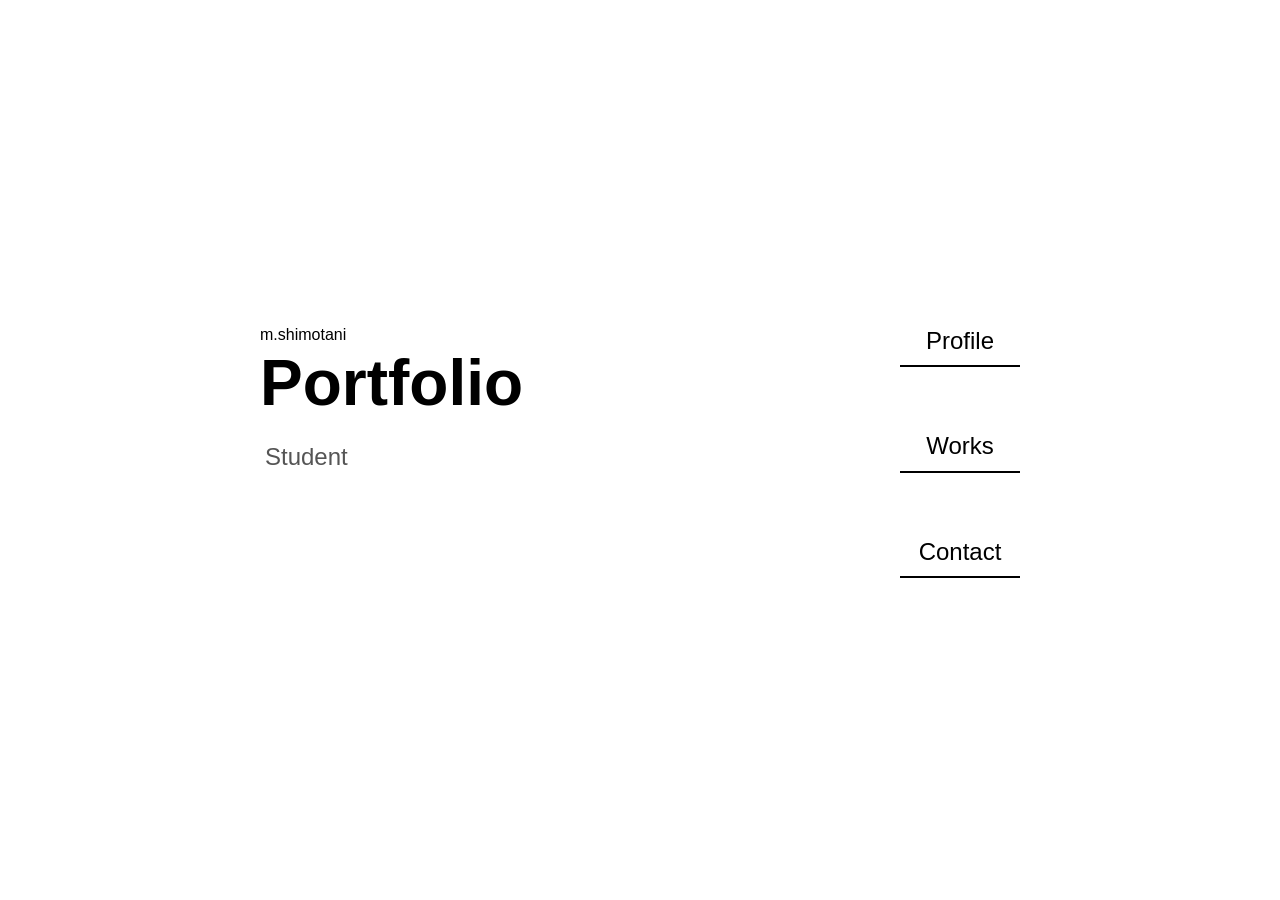
<file: index.html>
<!DOCTYPE html>
<html lang="ja">
<head>
    <meta charset="UTF-8">
    <meta name="viewport" content="width=device-width, initial-scale=1.0">
    <title>Portfolio | m.shimotani</title>
    <link rel="stylesheet" href="css/style.css">
    <!-- Google Fonts for fallback or if user installs generic sans -->
    <link rel="preconnect" href="https://fonts.googleapis.com">
    <link rel="preconnect" href="https://fonts.gstatic.com" crossorigin>
    <link href="https://fonts.googleapis.com/css2?family=Noto+Sans+JP:wght@400;500;700&display=swap" rel="stylesheet">
    <link rel="icon" href="image/favicon.ico">
</head>
<body class="index-body">
    <div class="index-container">
        <main class="index-main">
            <p class="site-m.shimotani">m.shimotani</p>
            <h1 class="site-title">Portfolio</h1>
            <p class="site-role">Student</p>
        </main>
        
        <nav class="index-nav">
            <ul>
                <li><a href="profile.html">Profile</a></li>
                <li><a href="works.html">Works</a></li>
                <li><a href="contact.html">Contact</a></li>
            </ul>
        </nav>
    </div>
</body>
</html>
</file>
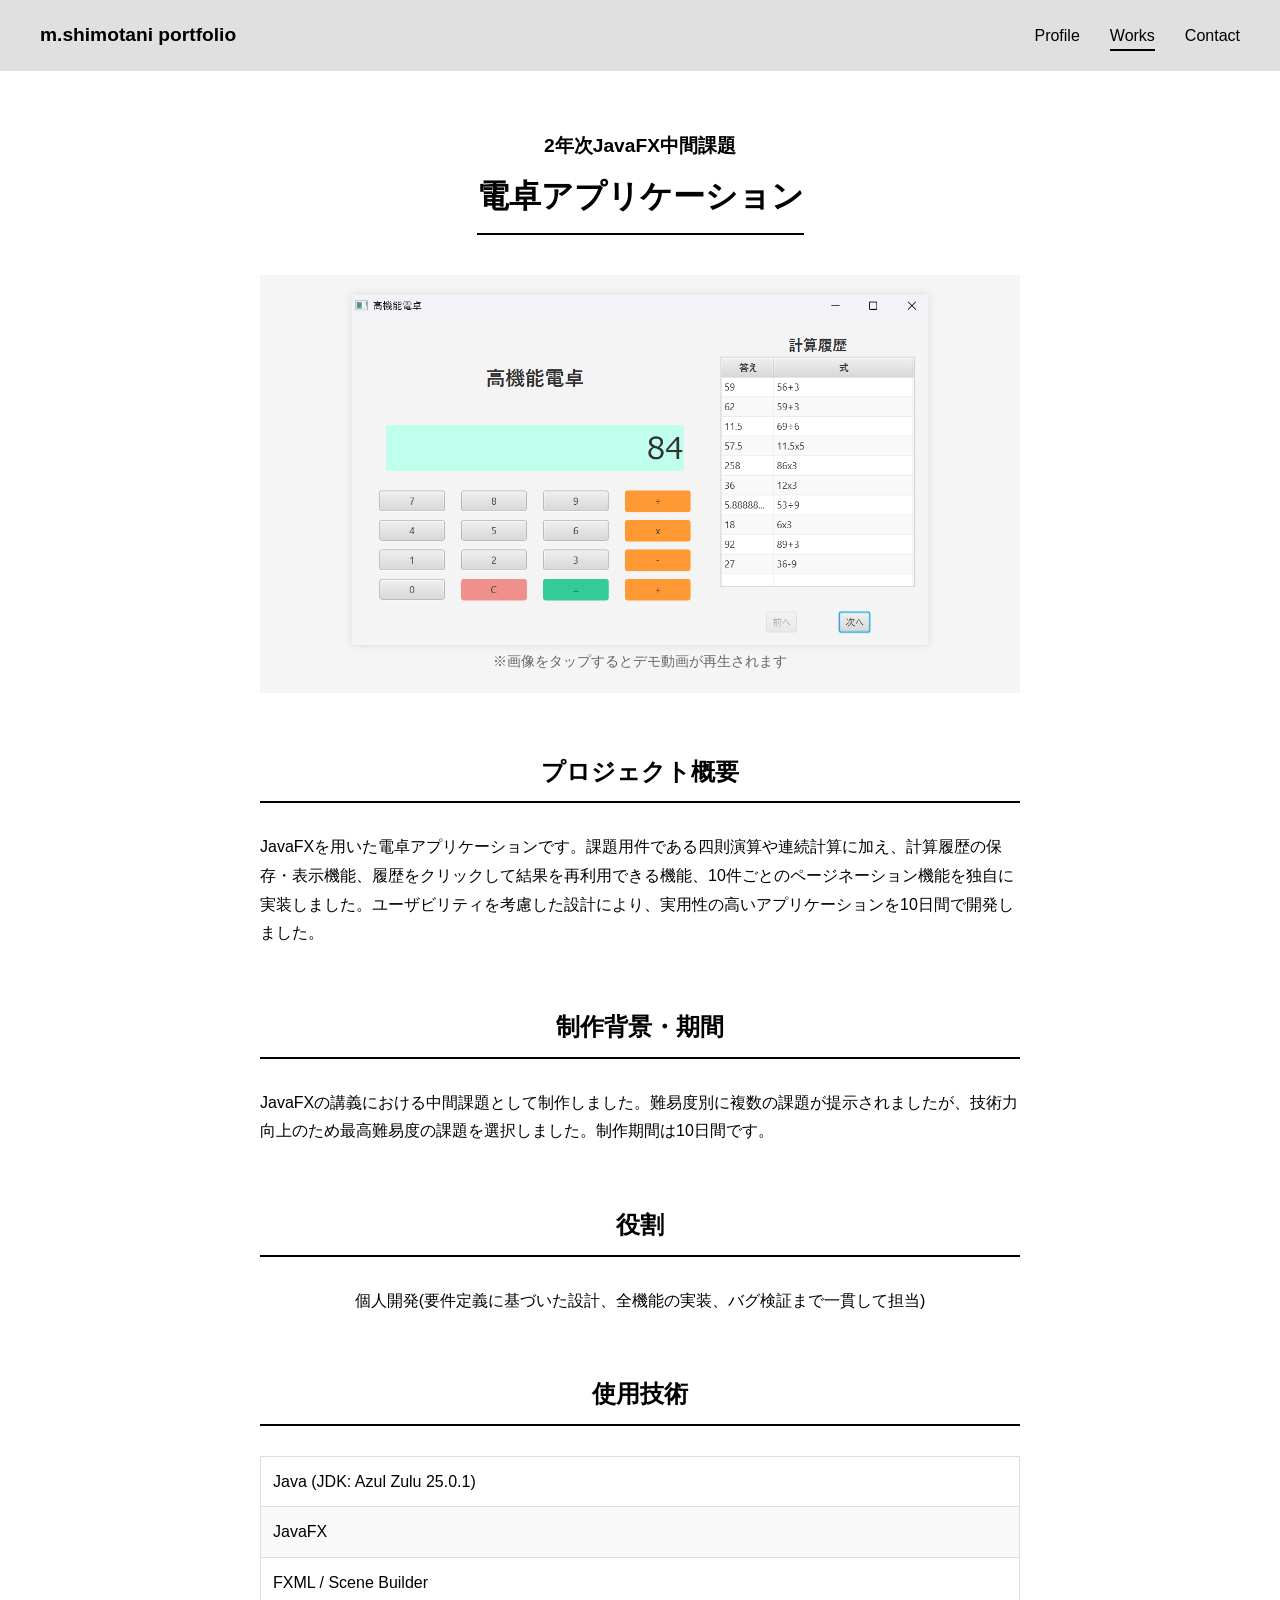
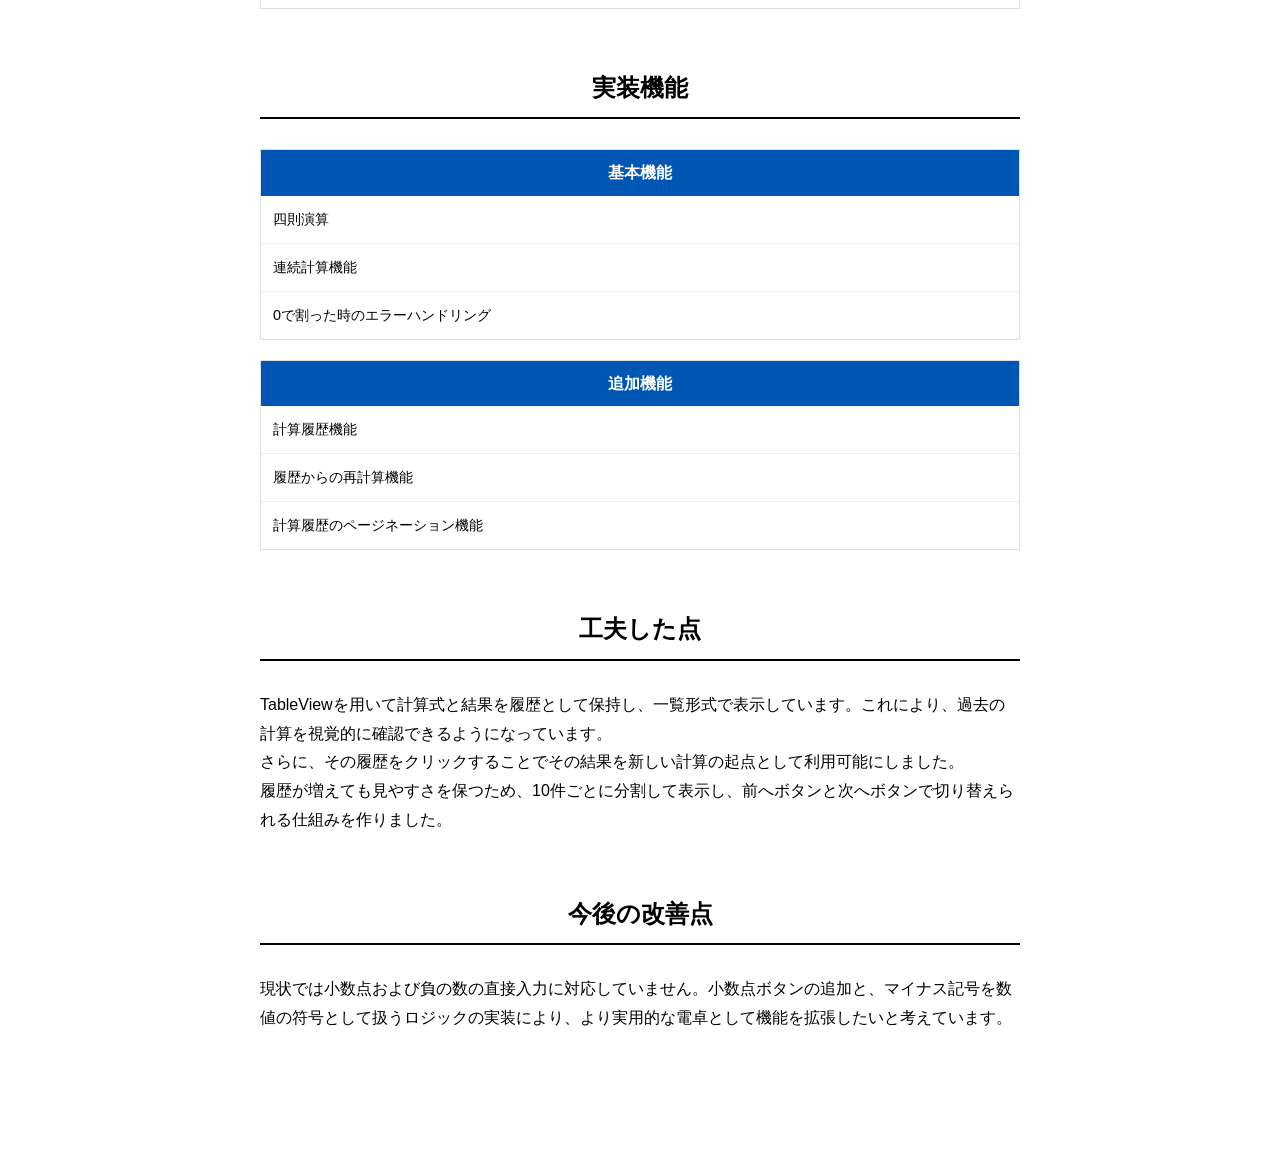
<file: calc.html>
<!DOCTYPE html>
<html lang="ja">
<head>
    <meta charset="UTF-8">
    <meta name="viewport" content="width=device-width, initial-scale=1.0">
    <title>電卓アプリケーション | Works</title>
    <link rel="stylesheet" href="css/style.css">
    <link rel="preconnect" href="https://fonts.googleapis.com">
    <link rel="preconnect" href="https://fonts.gstatic.com" crossorigin>
    <link href="https://fonts.googleapis.com/css2?family=Noto+Sans+JP:wght@400;500;700&display=swap" rel="stylesheet">
    <link rel="icon" href="image/favicon.ico">
</head>
<body>
    <header class="header">
        <div class="header-logo"><a href="index.html">m.shimotani portfolio</a></div>
        <nav class="header-nav">
            <ul>
                <li><a href="profile.html">Profile</a></li>
                <li><a href="works.html" class="active">Works</a></li>
                <li><a href="contact.html">Contact</a></li>
            </ul>
        </nav>
    </header>

    <div class="page-container">
        
        <div class="detail-title-group">
            <p class="detail-subtitle">2年次JavaFX中間課題</p>
            <h1 class="detail-main-title">電卓アプリケーション</h1>
        </div>

        <div class="detail-image-container">
            <img src="image/calc.png" alt="Calculator App Screen" class="clickable-image" onclick="openModal()">
            <p style="font-size: 0.9rem; color: #666; margin-top: 5px;">※画像をタップするとデモ動画が再生されます</p>
        </div>

        <!-- Project Overview -->
        <section class="detail-section">
            <h2 class="detail-section-title">プロジェクト概要</h2>
            <div class="detail-text">
                <p>JavaFXを用いた電卓アプリケーションです。課題用件である四則演算や連続計算に加え、計算履歴の保存・表示機能、履歴をクリックして結果を再利用できる機能、10件ごとのページネーション機能を独自に実装しました。ユーザビリティを考慮した設計により、実用性の高いアプリケーションを10日間で開発しました。</p>
            </div>
        </section>

        <!-- Background -->
        <section class="detail-section">
            <h2 class="detail-section-title">制作背景・期間</h2>
            <div class="detail-text">
                <p>JavaFXの講義における中間課題として制作しました。難易度別に複数の課題が提示されましたが、技術力向上のため最高難易度の課題を選択しました。制作期間は10日間です。</p>
            </div>
        </section>

        <!-- Role -->
        <section class="detail-section">
            <h2 class="detail-section-title">役割</h2>
            <div class="detail-text">
                <p style="text-align: center;">個人開発(要件定義に基づいた設計、全機能の実装、バグ検証まで一貫して担当)</p>
            </div>
        </section>

        <!-- Tech Stack -->
        <section class="detail-section">
            <h2 class="detail-section-title">使用技術</h2>
            <table class="tech-table">
                <tr>
                    <td>Java (JDK: Azul Zulu 25.0.1)</td>
                </tr>
                <tr>
                    <td>JavaFX</td>
                </tr>
                <tr>
                    <td>FXML / Scene Builder</td>
                </tr>
            </table>
        </section>

        <!-- Features -->
        <section class="detail-section">
            <h2 class="detail-section-title">実装機能</h2>
            
            <div class="feature-block">
                <div class="feature-header">基本機能</div>
                <div class="feature-list">
                    <div class="feature-list-item">四則演算</div>
                    <div class="feature-list-item">連続計算機能</div>
                    <div class="feature-list-item">0で割った時のエラーハンドリング</div>
                </div>
            </div>

            <div class="feature-block">
                <div class="feature-header">追加機能</div>
                <div class="feature-list">
                    <div class="feature-list-item">計算履歴機能</div>
                    <div class="feature-list-item">履歴からの再計算機能</div>
                    <div class="feature-list-item">計算履歴のページネーション機能</div>
                </div>
            </div>
        </section>

        <!-- Points -->
        <section class="detail-section">
            <h2 class="detail-section-title">工夫した点</h2>
            <div class="detail-text">
                <p>TableViewを用いて計算式と結果を履歴として保持し、一覧形式で表示しています。これにより、過去の計算を視覚的に確認できるようになっています。<br>さらに、その履歴をクリックすることでその結果を新しい計算の起点として利用可能にしました。<br>履歴が増えても見やすさを保つため、10件ごとに分割して表示し、前へボタンと次へボタンで切り替えられる仕組みを作りました。</p>
            </div>
        </section>
        
        <!-- Future Improvements -->
         <section class="detail-section">
            <h2 class="detail-section-title">今後の改善点</h2>
            <div class="detail-text">
                <p>現状では小数点および負の数の直接入力に対応していません。小数点ボタンの追加と、マイナス記号を数値の符号として扱うロジックの実装により、より実用的な電卓として機能を拡張したいと考えています。</p>
            </div>
        </section>

        <!-- Video Modal -->
        <div id="videoModal" class="video-modal" onclick="closeModal()">
            <span class="close-btn" onclick="closeModal()">&times;</span>
            <video class="video-content" id="demoVideo" controls onclick="event.stopPropagation()">
                <source src="image/calc.mp4" type="video/mp4">
                お使いのブラウザは動画タグに対応していません。
            </video>
        </div>

        <script>
            function openModal() {
                const modal = document.getElementById('videoModal');
                const video = document.getElementById('demoVideo');
                modal.classList.add('show');
                video.play();
            }

            function closeModal() {
                const modal = document.getElementById('videoModal');
                const video = document.getElementById('demoVideo');
                modal.classList.remove('show');
                video.pause();
                // video.currentTime = 0; // Optional: reset to start
            }
            
            // Close modal with Escape key
            document.addEventListener('keydown', function(event) {
                if (event.key === "Escape") {
                    closeModal();
                }
            });
        </script>

    </div>
</body>
</html>
</file>
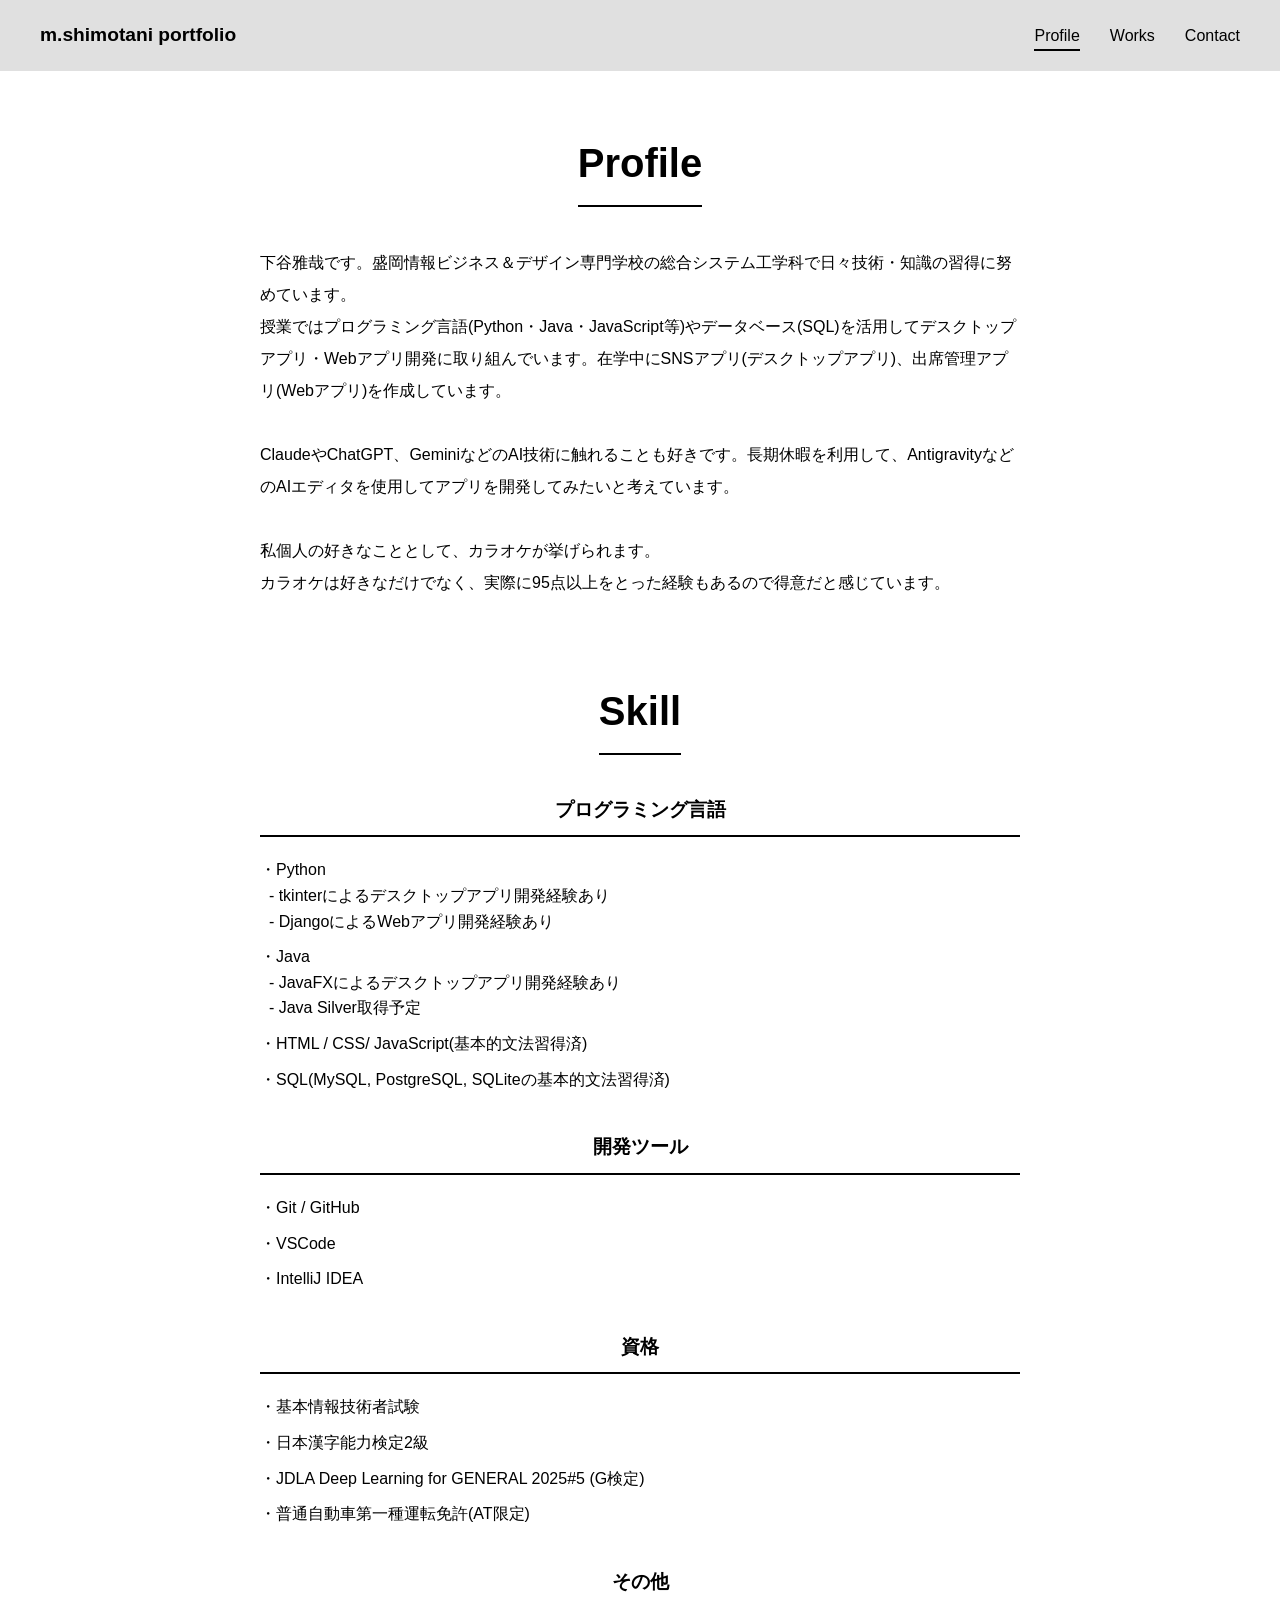
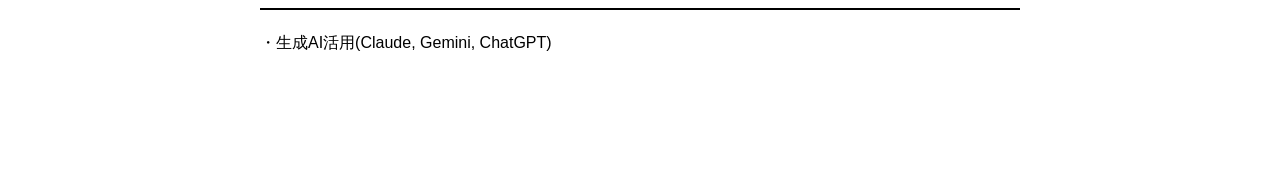
<file: profile.html>
<!DOCTYPE html>
<html lang="ja">
<head>
    <meta charset="UTF-8">
    <meta name="viewport" content="width=device-width, initial-scale=1.0">
    <title>Profile | m.shimotani Portfolio</title>
    <link rel="stylesheet" href="css/style.css">
    <link rel="preconnect" href="https://fonts.googleapis.com">
    <link rel="preconnect" href="https://fonts.gstatic.com" crossorigin>
    <link href="https://fonts.googleapis.com/css2?family=Noto+Sans+JP:wght@400;500;700&display=swap" rel="stylesheet">
    <link rel="icon" href="image/favicon.ico">
</head>
<body>
    <!-- Header -->
    <header class="header">
        <div class="header-logo"><a href="index.html">m.shimotani portfolio</a></div>
        <nav class="header-nav">
            <ul>
                <li><a href="profile.html" class="active">Profile</a></li>
                <li><a href="works.html">Works</a></li>
                <li><a href="contact.html">Contact</a></li>
            </ul>
        </nav>
    </header>

    <div class="page-container">
        <!-- Profile Section -->
        <h1 class="page-title"><span>Profile</span></h1>
        
        <div class="profile-intro">
            <p>下谷雅哉です。盛岡情報ビジネス＆デザイン専門学校の総合システム工学科で日々技術・知識の習得に努めています。</p>
            <p>授業ではプログラミング言語(Python・Java・JavaScript等)やデータベース(SQL)を活用してデスクトップアプリ・Webアプリ開発に取り組んでいます。在学中にSNSアプリ(デスクトップアプリ)、出席管理アプリ(Webアプリ)を作成しています。</p>
            <br>
            <p>ClaudeやChatGPT、GeminiなどのAI技術に触れることも好きです。長期休暇を利用して、AntigravityなどのAIエディタを使用してアプリを開発してみたいと考えています。</p>
            <br>
            <p>私個人の好きなこととして、カラオケが挙げられます。</p>
            <p>カラオケは好きなだけでなく、実際に95点以上をとった経験もあるので得意だと感じています。</p>
        </div>

        <!-- Skill Section -->
        <h1 class="page-title"><span>Skill</span></h1>
        
        <div class="skill-section">
            <div class="skill-category">
                <h3 class="skill-category-title">プログラミング言語</h3>
                <ul class="skill-list">
                    <li>・Python<br>&nbsp;&nbsp;- tkinterによるデスクトップアプリ開発経験あり<br>&nbsp;&nbsp;- DjangoによるWebアプリ開発経験あり</li>
                    <li>・Java<br>&nbsp;&nbsp;- JavaFXによるデスクトップアプリ開発経験あり<br>&nbsp;&nbsp;- Java Silver取得予定</li>
                    <li>・HTML / CSS/ JavaScript(基本的文法習得済)</li>
                    <li>・SQL(MySQL, PostgreSQL, SQLiteの基本的文法習得済)</li>
                </ul>
            </div>

            <div class="skill-category">
                <h3 class="skill-category-title">開発ツール</h3>
                <ul class="skill-list">
                    <li>・Git / GitHub</li>
                    <li>・VSCode</li>
                    <li>・IntelliJ IDEA</li>
                </ul>
            </div>

            <div class="skill-category">
                <h3 class="skill-category-title">資格</h3>
                <ul class="skill-list">
                    <li>・基本情報技術者試験</li>
                    <li>・日本漢字能力検定2級</li>
                    <li>・JDLA Deep Learning for GENERAL 2025#5 (G検定)</li>
                    <li>・普通自動車第一種運転免許(AT限定)</li>
                </ul>
            </div>

            <div class="skill-category">
                <h3 class="skill-category-title">その他</h3>
                <ul class="skill-list">
                    <li>・生成AI活用(Claude, Gemini, ChatGPT)</li>
                </ul>
            </div>
        </div>
    </div>
</body>
</html>
</file>
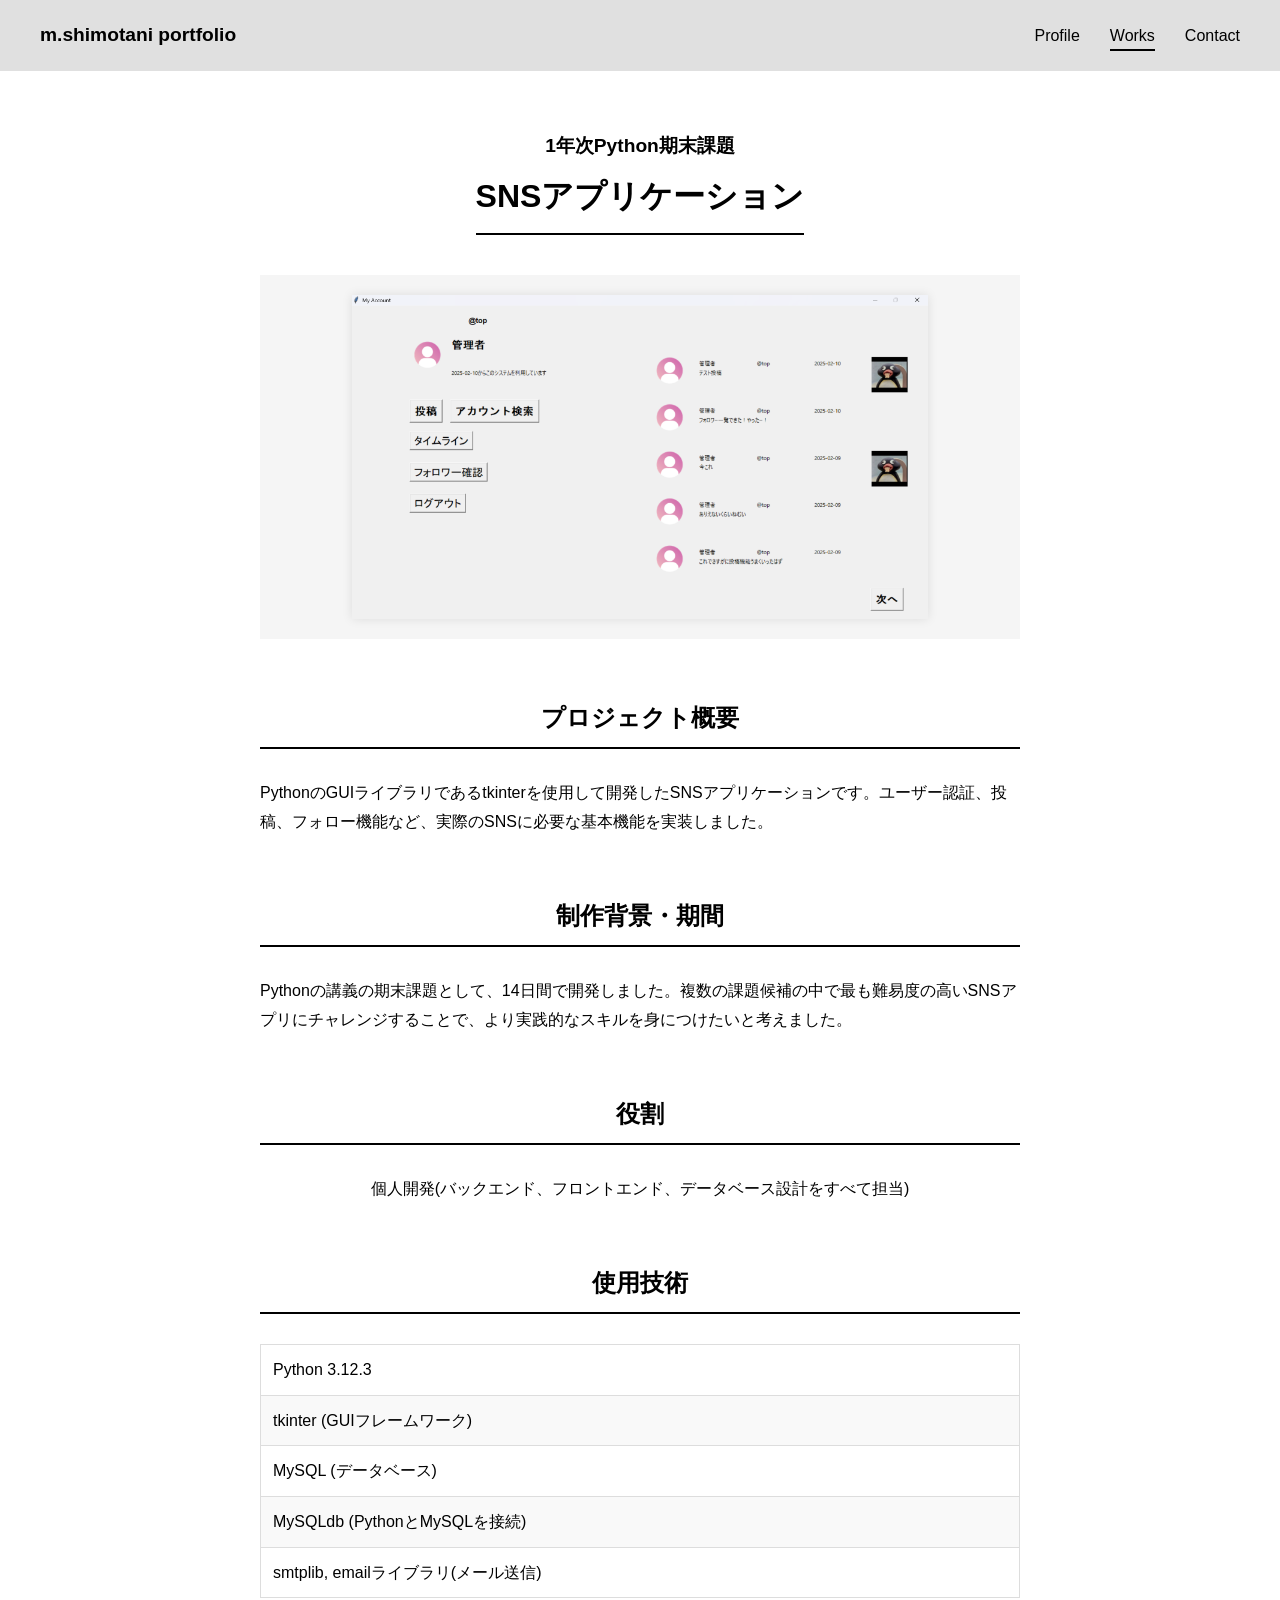
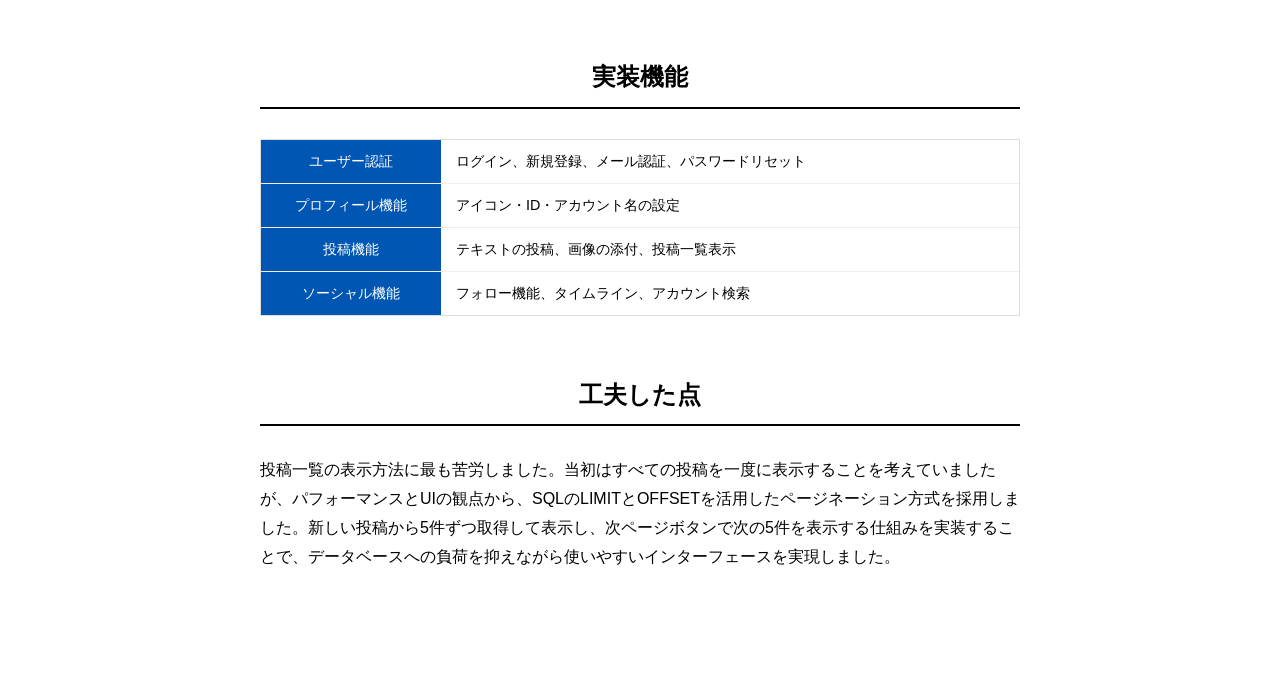
<file: sns.html>
<!DOCTYPE html>
<html lang="ja">
<head>
    <meta charset="UTF-8">
    <meta name="viewport" content="width=device-width, initial-scale=1.0">
    <title>SNSアプリケーション | Works</title>
    <link rel="stylesheet" href="css/style.css">
    <link rel="preconnect" href="https://fonts.googleapis.com">
    <link rel="preconnect" href="https://fonts.gstatic.com" crossorigin>
    <link href="https://fonts.googleapis.com/css2?family=Noto+Sans+JP:wght@400;500;700&display=swap" rel="stylesheet">
    <link rel="icon" href="image/favicon.ico">
</head>
<body>
    <header class="header">
        <div class="header-logo"><a href="index.html">m.shimotani portfolio</a></div>
        <nav class="header-nav">
            <ul>
                <li><a href="profile.html">Profile</a></li>
                <li><a href="works.html" class="active">Works</a></li>
                <li><a href="contact.html">Contact</a></li>
            </ul>
        </nav>
    </header>

    <div class="page-container">
        
        <div class="detail-title-group">
            <p class="detail-subtitle">1年次Python期末課題</p>
            <h1 class="detail-main-title">SNSアプリケーション</h1>
        </div>

        <div class="detail-image-container">
            <img src="image/sns.png" alt="SNS App Screen">
        </div>

        <!-- Project Overview -->
        <section class="detail-section">
            <h2 class="detail-section-title">プロジェクト概要</h2>
            <div class="detail-text">
                <p>PythonのGUIライブラリであるtkinterを使用して開発したSNSアプリケーションです。ユーザー認証、投稿、フォロー機能など、実際のSNSに必要な基本機能を実装しました。</p>
            </div>
        </section>

        <!-- Background -->
        <section class="detail-section">
            <h2 class="detail-section-title">制作背景・期間</h2>
            <div class="detail-text">
                <p>Pythonの講義の期末課題として、14日間で開発しました。複数の課題候補の中で最も難易度の高いSNSアプリにチャレンジすることで、より実践的なスキルを身につけたいと考えました。</p>
            </div>
        </section>

        <!-- Role -->
        <section class="detail-section">
            <h2 class="detail-section-title">役割</h2>
            <div class="detail-text">
                <p style="text-align: center;">個人開発(バックエンド、フロントエンド、データベース設計をすべて担当)</p>
            </div>
        </section>

        <!-- Tech Stack -->
        <section class="detail-section">
            <h2 class="detail-section-title">使用技術</h2>
            <table class="tech-table">
                <tr>
                    <td>Python 3.12.3</td>
                </tr>
                <tr>
                    <td>tkinter (GUIフレームワーク)</td>
                </tr>
                <tr>
                    <td>MySQL (データベース)</td>
                </tr>
                <tr>
                    <td>MySQLdb (PythonとMySQLを接続)</td>
                </tr>
                <tr>
                    <td>smtplib, emailライブラリ(メール送信)</td>
                </tr>
            </table>
        </section>

        <!-- Features -->
        <section class="detail-section">
            <h2 class="detail-section-title">実装機能</h2>
            
            <div class="feature-block">
                <div class="feature-row">
                    <div class="feature-label">ユーザー認証</div>
                    <div class="feature-content">ログイン、新規登録、メール認証、パスワードリセット</div>
                </div>
                <div class="feature-row">
                    <div class="feature-label">プロフィール機能</div>
                    <div class="feature-content">アイコン・ID・アカウント名の設定</div>
                </div>
                <div class="feature-row">
                    <div class="feature-label">投稿機能</div>
                    <div class="feature-content">テキストの投稿、画像の添付、投稿一覧表示</div>
                </div>
                <div class="feature-row">
                    <div class="feature-label">ソーシャル機能</div>
                    <div class="feature-content">フォロー機能、タイムライン、アカウント検索</div>
                </div>
            </div>
        </section>

        <!-- Points -->
        <section class="detail-section">
            <h2 class="detail-section-title">工夫した点</h2>
            <div class="detail-text">
                <p>投稿一覧の表示方法に最も苦労しました。当初はすべての投稿を一度に表示することを考えていましたが、パフォーマンスとUIの観点から、SQLのLIMITとOFFSETを活用したページネーション方式を採用しました。新しい投稿から5件ずつ取得して表示し、次ページボタンで次の5件を表示する仕組みを実装することで、データベースへの負荷を抑えながら使いやすいインターフェースを実現しました。</p>
            </div>
        </section>

    </div>
</body>
</html>
</file>
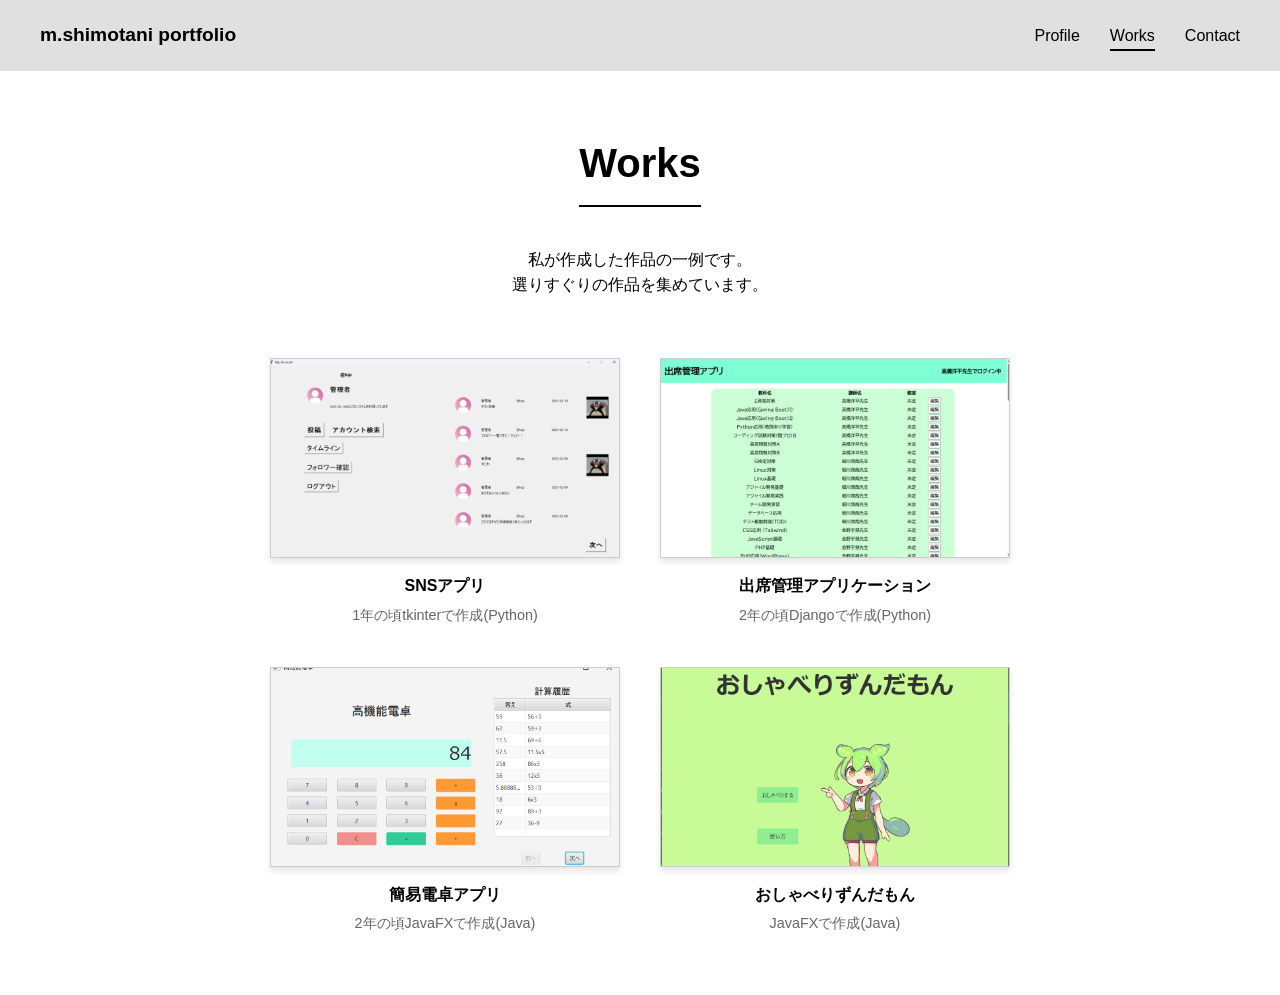
<file: works.html>
<!DOCTYPE html>
<html lang="ja">
<head>
    <meta charset="UTF-8">
    <meta name="viewport" content="width=device-width, initial-scale=1.0">
    <title>Works | m.shimotani Portfolio</title>
    <link rel="stylesheet" href="css/style.css">
    <link rel="preconnect" href="https://fonts.googleapis.com">
    <link rel="preconnect" href="https://fonts.gstatic.com" crossorigin>
    <link href="https://fonts.googleapis.com/css2?family=Noto+Sans+JP:wght@400;500;700&display=swap" rel="stylesheet">
    <link rel="icon" href="image/favicon.ico">
</head>
<body>
    <header class="header">
        <div class="header-logo"><a href="index.html">m.shimotani portfolio</a></div>
        <nav class="header-nav">
            <ul>
                <li><a href="profile.html">Profile</a></li>
                <li><a href="works.html" class="active">Works</a></li>
                <li><a href="contact.html">Contact</a></li>
            </ul>
        </nav>
    </header>

    <div class="page-container">
        <h1 class="page-title"><span>Works</span></h1>
        
        <div class="works-intro">
            <p>私が作成した作品の一例です。</p>
            <p>選りすぐりの作品を集めています。</p>
        </div>

        <div class="works-grid">
            <!-- SNS App -->
            <div class="work-item">
                <a href="sns.html">
                    <img src="image/sns.png" alt="SNSアプリ" class="work-image">
                    <p class="work-title">SNSアプリ</p>
                    <p class="work-desc">1年の頃tkinterで作成(Python)</p>
                </a>
            </div>

            <!-- Attendance App -->
            <div class="work-item">
                <a href="django.html">
                    <img src="image/django.png" alt="出席管理アプリケーション" class="work-image">
                    <p class="work-title">出席管理アプリケーション</p>
                    <p class="work-desc">2年の頃Djangoで作成(Python)</p>
                </a>
            </div>

            <!-- Calculator App -->
            <div class="work-item">
                <a href="calc.html">
                    <img src="image/calc.png" alt="簡易電卓アプリ" class="work-image">
                    <p class="work-title">簡易電卓アプリ</p>
                    <p class="work-desc">2年の頃JavaFXで作成(Java)</p>
                </a>
            </div>

            <div class="work-item">
                <a href="zundamon.html">
                    <img src="image/zundamon.png" alt="おしゃべりずんだもん" class="work-image">
                    <p class="work-title">おしゃべりずんだもん</p>
                    <p class="work-desc">JavaFXで作成(Java)</p>
                </a>
            </div>
        </div>
    </div>
</body>
</html>
</file>
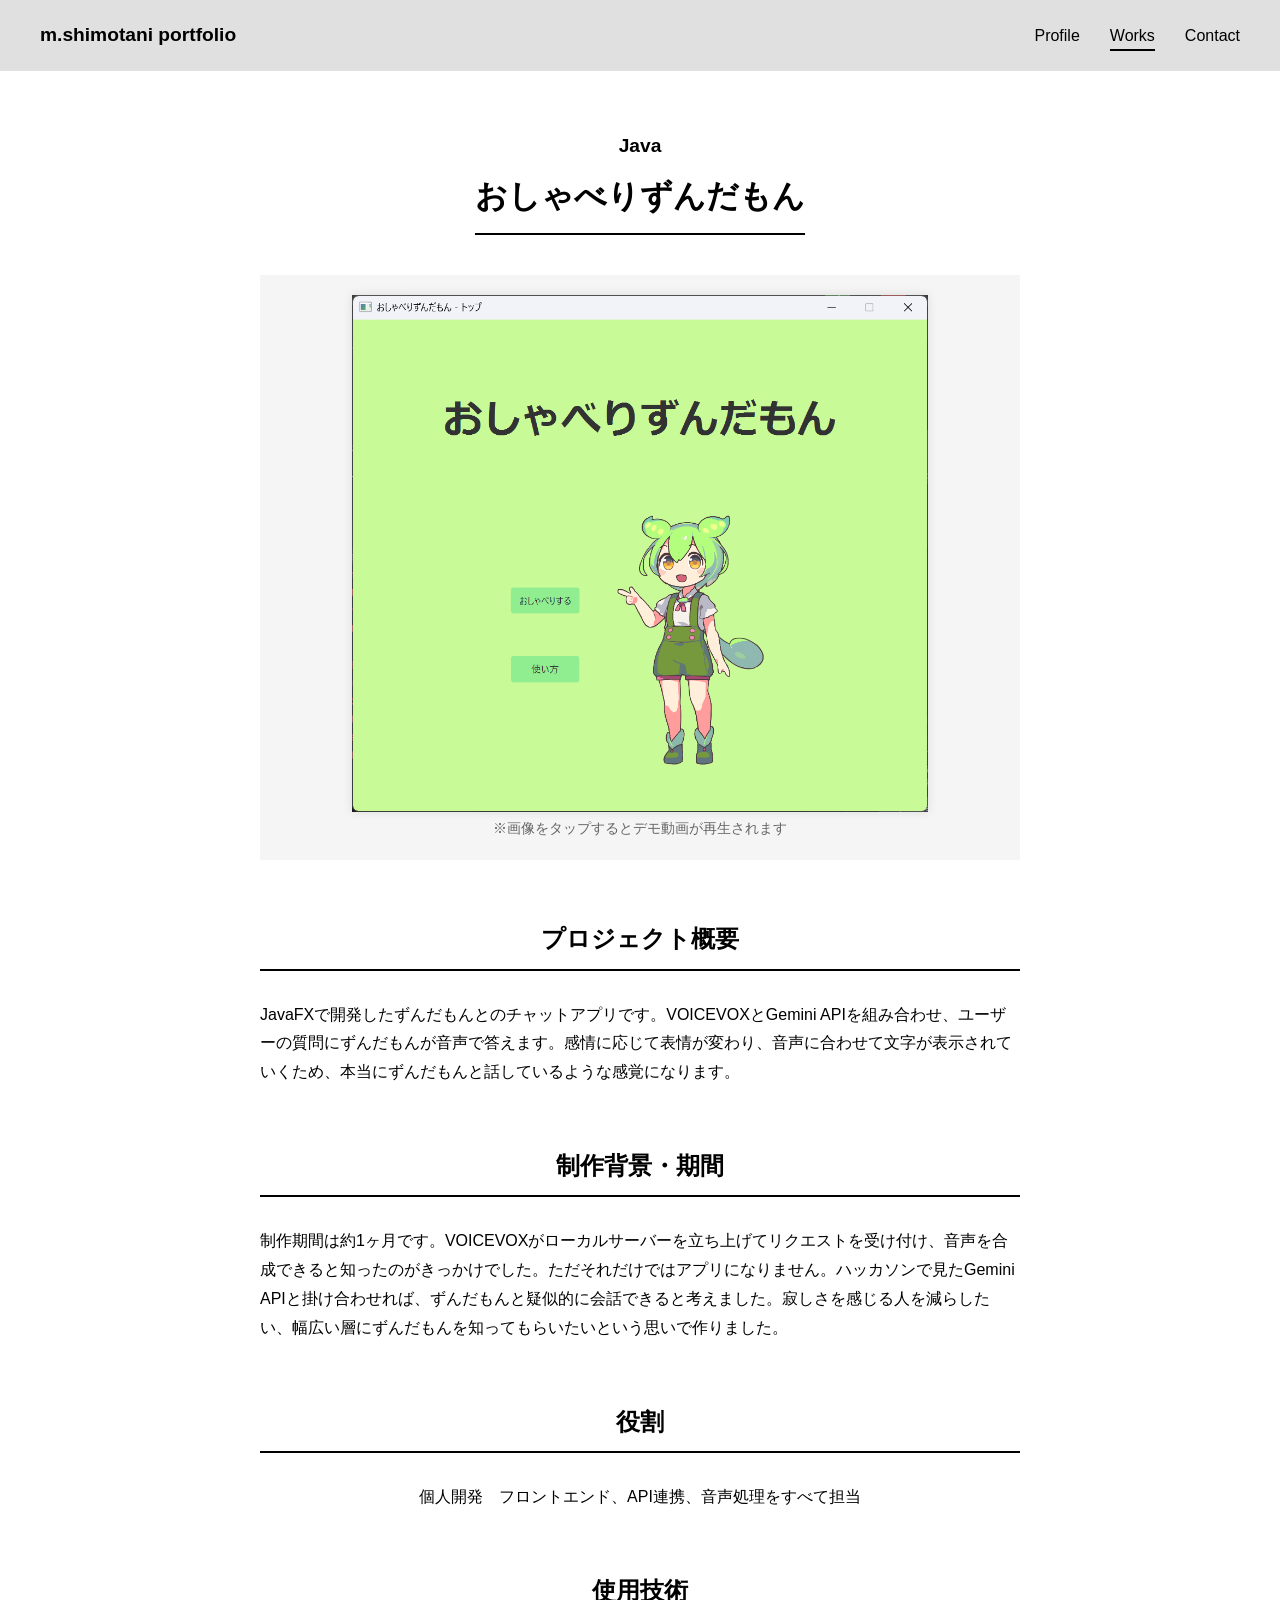
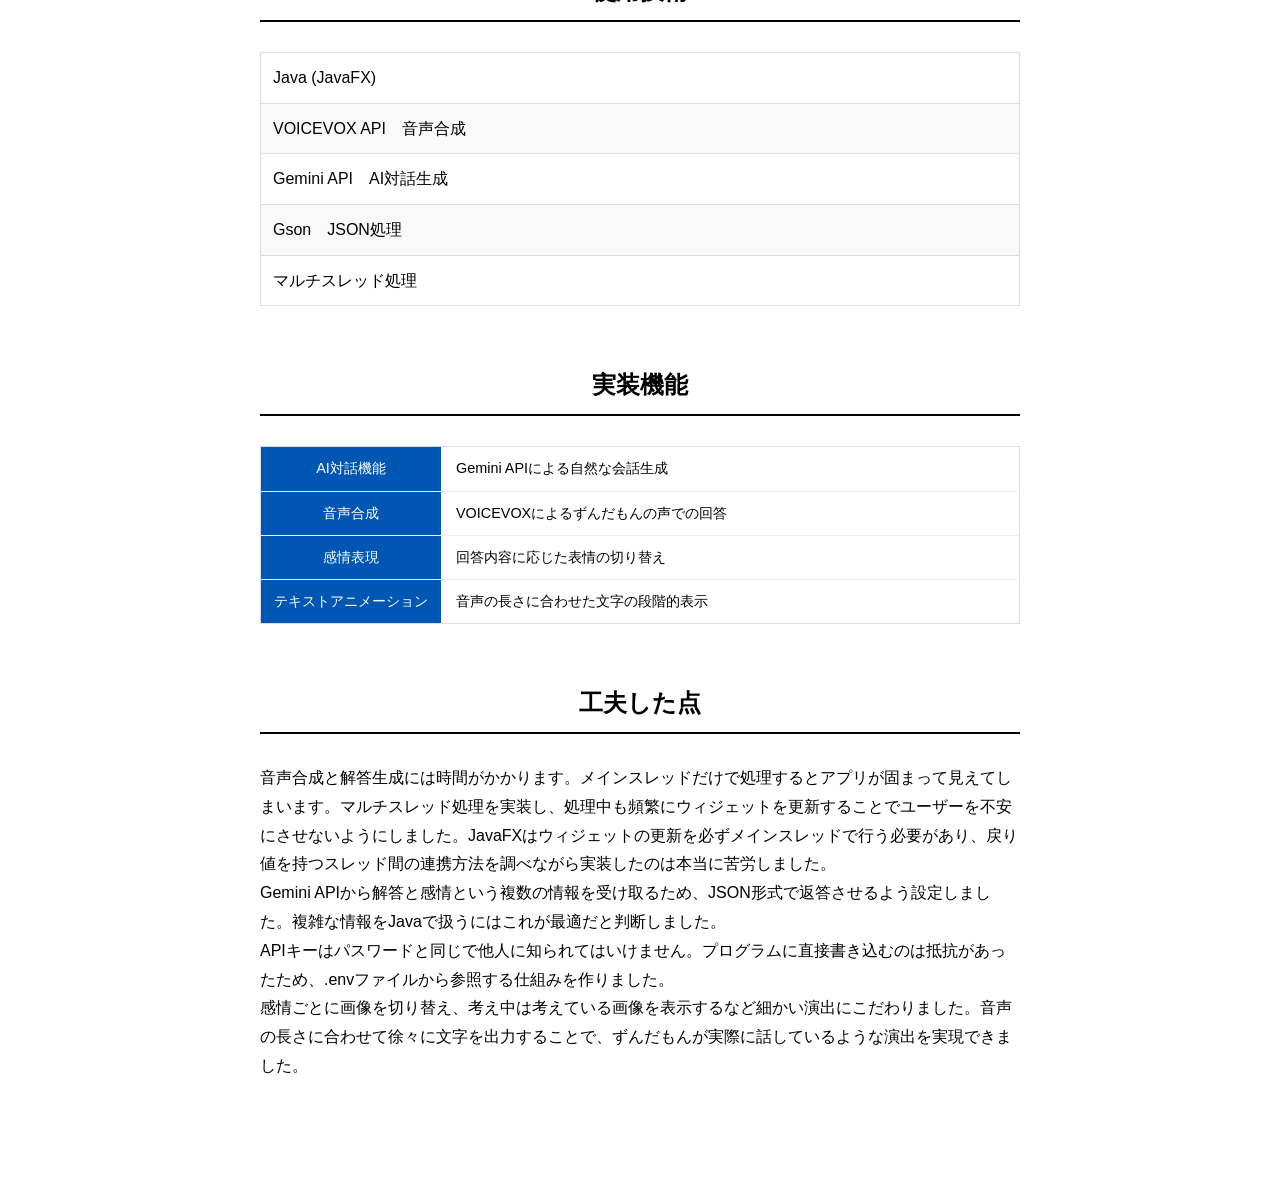
<file: zundamon.html>
<!DOCTYPE html>
<html lang="ja">
<head>
    <meta charset="UTF-8">
    <meta name="viewport" content="width=device-width, initial-scale=1.0">
    <title>おしゃべりずんだもん | Works</title>
    <link rel="stylesheet" href="css/style.css">
    <link rel="preconnect" href="https://fonts.googleapis.com">
    <link rel="preconnect" href="https://fonts.gstatic.com" crossorigin>
    <link href="https://fonts.googleapis.com/css2?family=Noto+Sans+JP:wght@400;500;700&display=swap" rel="stylesheet">
    <link rel="icon" href="image/favicon.ico">
</head>
<body>
    <header class="header">
        <div class="header-logo"><a href="index.html">m.shimotani portfolio</a></div>
        <nav class="header-nav">
            <ul>
                <li><a href="profile.html">Profile</a></li>
                <li><a href="works.html" class="active">Works</a></li>
                <li><a href="contact.html">Contact</a></li>
            </ul>
        </nav>
    </header>

    <div class="page-container">
        
        <div class="detail-title-group">
            <p class="detail-subtitle">Java</p>
            <h1 class="detail-main-title">おしゃべりずんだもん</h1>
        </div>

        <div class="detail-image-container">
            <img src="image/zundamon.png" alt="おしゃべりずんだもん Screen" class="clickable-image" onclick="openModal()">
            <p style="font-size: 0.9rem; color: #666; margin-top: 5px;">※画像をタップするとデモ動画が再生されます</p>
        </div>

        <!-- Project Overview -->
        <section class="detail-section">
            <h2 class="detail-section-title">プロジェクト概要</h2>
            <div class="detail-text">
                <p>JavaFXで開発したずんだもんとのチャットアプリです。VOICEVOXとGemini APIを組み合わせ、ユーザーの質問にずんだもんが音声で答えます。感情に応じて表情が変わり、音声に合わせて文字が表示されていくため、本当にずんだもんと話しているような感覚になります。</p>
            </div>
        </section>

        <!-- Background -->
        <section class="detail-section">
            <h2 class="detail-section-title">制作背景・期間</h2>
            <div class="detail-text">
                <p>制作期間は約1ヶ月です。VOICEVOXがローカルサーバーを立ち上げてリクエストを受け付け、音声を合成できると知ったのがきっかけでした。ただそれだけではアプリになりません。ハッカソンで見たGemini APIと掛け合わせれば、ずんだもんと疑似的に会話できると考えました。寂しさを感じる人を減らしたい、幅広い層にずんだもんを知ってもらいたいという思いで作りました。</p>
            </div>
        </section>

        <!-- Role -->
        <section class="detail-section">
            <h2 class="detail-section-title">役割</h2>
            <div class="detail-text">
                <p style="text-align: center;">個人開発　フロントエンド、API連携、音声処理をすべて担当</p>
            </div>
        </section>

        <!-- Tech Stack -->
        <section class="detail-section">
            <h2 class="detail-section-title">使用技術</h2>
            <table class="tech-table">
                <tr>
                    <td>Java (JavaFX)</td>
                </tr>
                <tr>
                    <td>VOICEVOX API　音声合成</td>
                </tr>
                <tr>
                    <td>Gemini API　AI対話生成</td>
                </tr>
                <tr>
                    <td>Gson　JSON処理</td>
                </tr>
                <tr>
                    <td>マルチスレッド処理</td>
                </tr>
            </table>
        </section>

        <!-- Features -->
        <section class="detail-section">
            <h2 class="detail-section-title">実装機能</h2>
            
            <div class="feature-block">
                <div class="feature-row">
                    <div class="feature-label">AI対話機能</div>
                    <div class="feature-content">Gemini APIによる自然な会話生成</div>
                </div>
                <div class="feature-row">
                    <div class="feature-label">音声合成</div>
                    <div class="feature-content">VOICEVOXによるずんだもんの声での回答</div>
                </div>
                <div class="feature-row">
                    <div class="feature-label">感情表現</div>
                    <div class="feature-content">回答内容に応じた表情の切り替え</div>
                </div>
                <div class="feature-row">
                    <div class="feature-label">テキストアニメーション</div>
                    <div class="feature-content">音声の長さに合わせた文字の段階的表示</div>
                </div>
            </div>
        </section>

        <!-- Points -->
        <section class="detail-section">
            <h2 class="detail-section-title">工夫した点</h2>
            <div class="detail-text">
                <p>音声合成と解答生成には時間がかかります。メインスレッドだけで処理するとアプリが固まって見えてしまいます。マルチスレッド処理を実装し、処理中も頻繁にウィジェットを更新することでユーザーを不安にさせないようにしました。JavaFXはウィジェットの更新を必ずメインスレッドで行う必要があり、戻り値を持つスレッド間の連携方法を調べながら実装したのは本当に苦労しました。</p>
                <p>Gemini APIから解答と感情という複数の情報を受け取るため、JSON形式で返答させるよう設定しました。複雑な情報をJavaで扱うにはこれが最適だと判断しました。</p>
                <p>APIキーはパスワードと同じで他人に知られてはいけません。プログラムに直接書き込むのは抵抗があったため、.envファイルから参照する仕組みを作りました。</p>
                <p>感情ごとに画像を切り替え、考え中は考えている画像を表示するなど細かい演出にこだわりました。音声の長さに合わせて徐々に文字を出力することで、ずんだもんが実際に話しているような演出を実現できました。</p>
            </div>
        </section>

        <!-- Video Modal -->
        <div id="videoModal" class="video-modal" onclick="closeModal()">
            <span class="close-btn" onclick="closeModal()">&times;</span>
            <video class="video-content" id="demoVideo" controls onclick="event.stopPropagation()">
                <source src="image/zundamon.mp4" type="video/mp4">
                お使いのブラウザは動画タグに対応していません。
            </video>
        </div>

        <script>
            function openModal() {
                const modal = document.getElementById('videoModal');
                const video = document.getElementById('demoVideo');
                modal.classList.add('show');
                video.play();
            }

            function closeModal() {
                const modal = document.getElementById('videoModal');
                const video = document.getElementById('demoVideo');
                modal.classList.remove('show');
                video.pause();
            }

            document.addEventListener('keydown', function(event) {
                if (event.key === "Escape") {
                    closeModal();
                }
            });
        </script>

    </div>
</body>
</html>
</file>
<file: css/style.css>
@charset "UTF-8";

/* Font Settings */
@font-face {
    font-family: 'FORM UDPGothic';
    src: local('FORM UDPCOGothic'), local('FORM UDPCO Gothic'), local('UDPGothic');
    /* Note: If this is a web font, the URL needs to be specified. 
       Currently setting it to try local installed font or fallback. */
}

:root {
    --font-main: 'FORM UDPGothic', 'Hiragino Kaku Gothic ProN', 'Hiragino Sans', Meiryo, sans-serif;
    --color-text: #000;
    --color-bg: #fff;
    --width-content: 1000px;
}

/* Reset & Base */
*, *::before, *::after {
    box-sizing: border-box;
    margin: 0;
    padding: 0;
}

body {
    font-family: var(--font-main);
    color: var(--color-text);
    background-color: var(--color-bg);
    line-height: 1.6;
    -webkit-font-smoothing: antialiased;
}

a {
    text-decoration: none;
    color: inherit;
    transition: opacity 0.3s ease;
}

a:hover {
    opacity: 0.7;
}

img {
    max-width: 100%;
    height: auto;
    vertical-align: bottom;
}

/* Utility */
.container {
    max-width: var(--width-content);
    margin: 0 auto;
    padding: 0 20px;
}

.section-title {
    font-size: 2rem;
    text-align: center;
    margin-bottom: 2rem;
    border-bottom: 2px solid #000;
    display: inline-block;
    padding-bottom: 0.5rem;
}

/* Header (for sub-pages) */
.header {
    display: flex;
    justify-content: space-between;
    align-items: center;
    padding: 20px 40px;
    background-color: #e0e0e0; /* Gray header background as seen in images */
}

.header-logo {
    font-size: 1.2rem;
    font-weight: bold;
}

.header-nav ul {
    display: flex;
    gap: 30px;
    list-style: none;
}

.header-nav a {
    font-weight: 500;
    padding-bottom: 5px;
    border-bottom: 2px solid transparent;
}

.header-nav a:hover,
.header-nav a.active {
    border-bottom-color: #000;
}

/* Index Page Specifics */
.index-body {
    height: 100vh;
    display: flex;
    align-items: center;
    justify-content: center;
}

.index-container {
    display: flex;
    justify-content: space-between;
    width: 100%;
    max-width: 800px; /* Adjust based on design spacing */
    padding: 0 20px;
}

.index-main {
    text-align: left;
}

.site-namespace {
    font-size: 1.2rem;
    margin-bottom: 10px;
    font-weight: bold;
}

.site-title {
    font-size: 4rem;
    font-weight: bold;
    margin-bottom: 20px;
    line-height: 1.1;
}

.site-role {
    font-size: 1.5rem;
    color: #555;
    margin-left: 5px;
}

.index-nav ul {
    display: flex;
    flex-direction: column;
    align-items: flex-end; /* Align right side */
    gap: 60px; /* Spacing between links */
    list-style: none;
}

.index-nav a {
    font-size: 1.5rem;
    border-bottom: 2px solid #000;
    padding-bottom: 5px;
    display: inline-block;
    width: 120px; /* Fixed width for alignment line */
    text-align: center;
}

/* Page Common (Profile, Works, Contact) */
.page-container {
    padding: 60px 20px;
    max-width: 800px; /* Adjust for readable width */
    margin: 0 auto;
}

.page-title {
    text-align: center;
    font-size: 2.5rem;
    margin-bottom: 40px;
}

.page-title span {
    border-bottom: 2px solid #000;
    padding-bottom: 10px;
    display: inline-block;
}

/* Profile Specific */
.profile-intro {
    margin-bottom: 80px;
    line-height: 2;
    text-align: left;
}

.skill-section {
    margin-bottom: 60px;
}

.skill-category {
    margin-bottom: 40px;
}

.skill-category-title {
    font-size: 1.2rem;
    font-weight: bold;
    text-align: center;
    border-bottom: 2px solid #000;
    padding-bottom: 10px;
    margin-bottom: 20px;
}

.skill-list {
    list-style: none;
    padding-left: 0;
}

.skill-list li {
    margin-bottom: 10px;
}

/* Works Specific */
.works-intro {
    text-align: center;
    margin-bottom: 60px;
}

.works-grid {
    display: flex;
    flex-wrap: wrap;
    gap: 40px;
    justify-content: center;
}

.work-item {
    width: 100%;
    max-width: 350px; /* Adjust based on 2 column layout */
    text-align: center;
}

.work-image {
    width: 100%;
    height: 200px;
    object-fit: cover;
    border: 1px solid #ccc;
    margin-bottom: 15px;
    box-shadow: 0 4px 6px rgba(0,0,0,0.1);
}

.work-title {
    font-weight: bold;
    margin-bottom: 5px;
}

.work-desc {
    font-size: 0.9rem;
    color: #666;
}

/* Detail Page Specifics (SNS, Django) */
.detail-title-group {
    text-align: center;
    margin-bottom: 40px;
}

.detail-subtitle {
    font-size: 1.2rem;
    font-weight: bold;
    margin-bottom: 10px;
}

.detail-main-title {
    font-size: 2rem;
    font-weight: bold;
    border-bottom: 2px solid #000;
    display: inline-block;
    padding-bottom: 10px;
}

.detail-image-container {
    text-align: center;
    margin-bottom: 60px;
    background-color: #f5f5f5; /* Light gray background context if needed, or just white */
    padding: 20px;
}

.detail-image-container img {
    box-shadow: 0 0 10px rgba(0,0,0,0.1);
    max-width: 80%;
}

.detail-section {
    margin-bottom: 60px;
}

.detail-section-title {
    text-align: center;
    font-size: 1.5rem;
    font-weight: bold;
    border-bottom: 2px solid #000;
    margin-bottom: 30px;
    padding-bottom: 10px;
}

.detail-text {
    line-height: 1.8;
    text-align: left;
}

/* Tech Table */
.tech-table {
    width: 100%;
    border-collapse: collapse;
    margin-bottom: 20px;
}

.tech-table th, .tech-table td {
    border: 1px solid #ddd;
    padding: 12px;
    text-align: left;
}

.tech-table tr:nth-child(even) {
    background-color: #f9f9f9;
}

/* Feature Blocks */
.feature-block {
    margin-bottom: 20px;
    border: 1px solid #ddd;
}

.feature-header {
    background-color: #0056b3; /* Blue color from design */
    color: white;
    padding: 10px;
    text-align: center;
    font-weight: bold;
}

.feature-body {
    padding: 15px;
    display: flex;
    justify-content: space-between;
    align-items: center;
}

.feature-row {
    display: flex;
    border-bottom: 1px solid #eee;
}

.feature-row:last-child {
    border-bottom: none;
}

.feature-label {
    background-color: #0056b3;
    color: white;
    width: 180px;
    padding: 10px;
    font-size: 0.9rem;
    text-align: center;
    display: flex;
    align-items: center;
    justify-content: center;
}

.feature-content {
    padding: 10px 15px;
    flex: 1;
    font-size: 0.9rem;
}

/* Ingenuity Section sub-items */
.ingenuity-item {
    margin-bottom: 40px;
}

.ingenuity-title {
    font-weight: bold;
    font-size: 1.1rem;
    margin-bottom: 10px;
    text-align: center;
}

/* Feature List (Simple List) */
.feature-list {
    background-color: #fff;
}

.feature-list-item {
    padding: 12px;
    border-bottom: 1px solid #eee;
    font-size: 0.9rem;
}

.feature-list-item:last-child {
    border-bottom: none;
}


/* Video Modal */
.video-modal {
    display: none; /* Hidden by default */
    position: fixed;
    z-index: 1000;
    left: 0;
    top: 0;
    width: 100%;
    height: 100%;
    overflow: auto;
    background-color: rgba(0, 0, 0, 0.8);
    align-items: center;
    justify-content: center;
}

.video-modal.show {
    display: flex;
}

.video-content {
    max-width: 90%;
    max-height: 90%;
    box-shadow: 0 0 20px rgba(0,0,0,0.5);
}

.close-btn {
    position: absolute;
    top: 20px;
    right: 30px;
    color: #f1f1f1;
    font-size: 40px;
    font-weight: bold;
    cursor: pointer;
    transition: 0.3s;
    z-index: 1001;
}

.close-btn:hover,
.close-btn:focus {
    color: #bbb;
    text-decoration: none;
    cursor: pointer;
}

.clickable-image {
    cursor: pointer;
    transition: transform 0.2s;
}

.clickable-image:hover {
    transform: scale(1.02);
}
</file>
